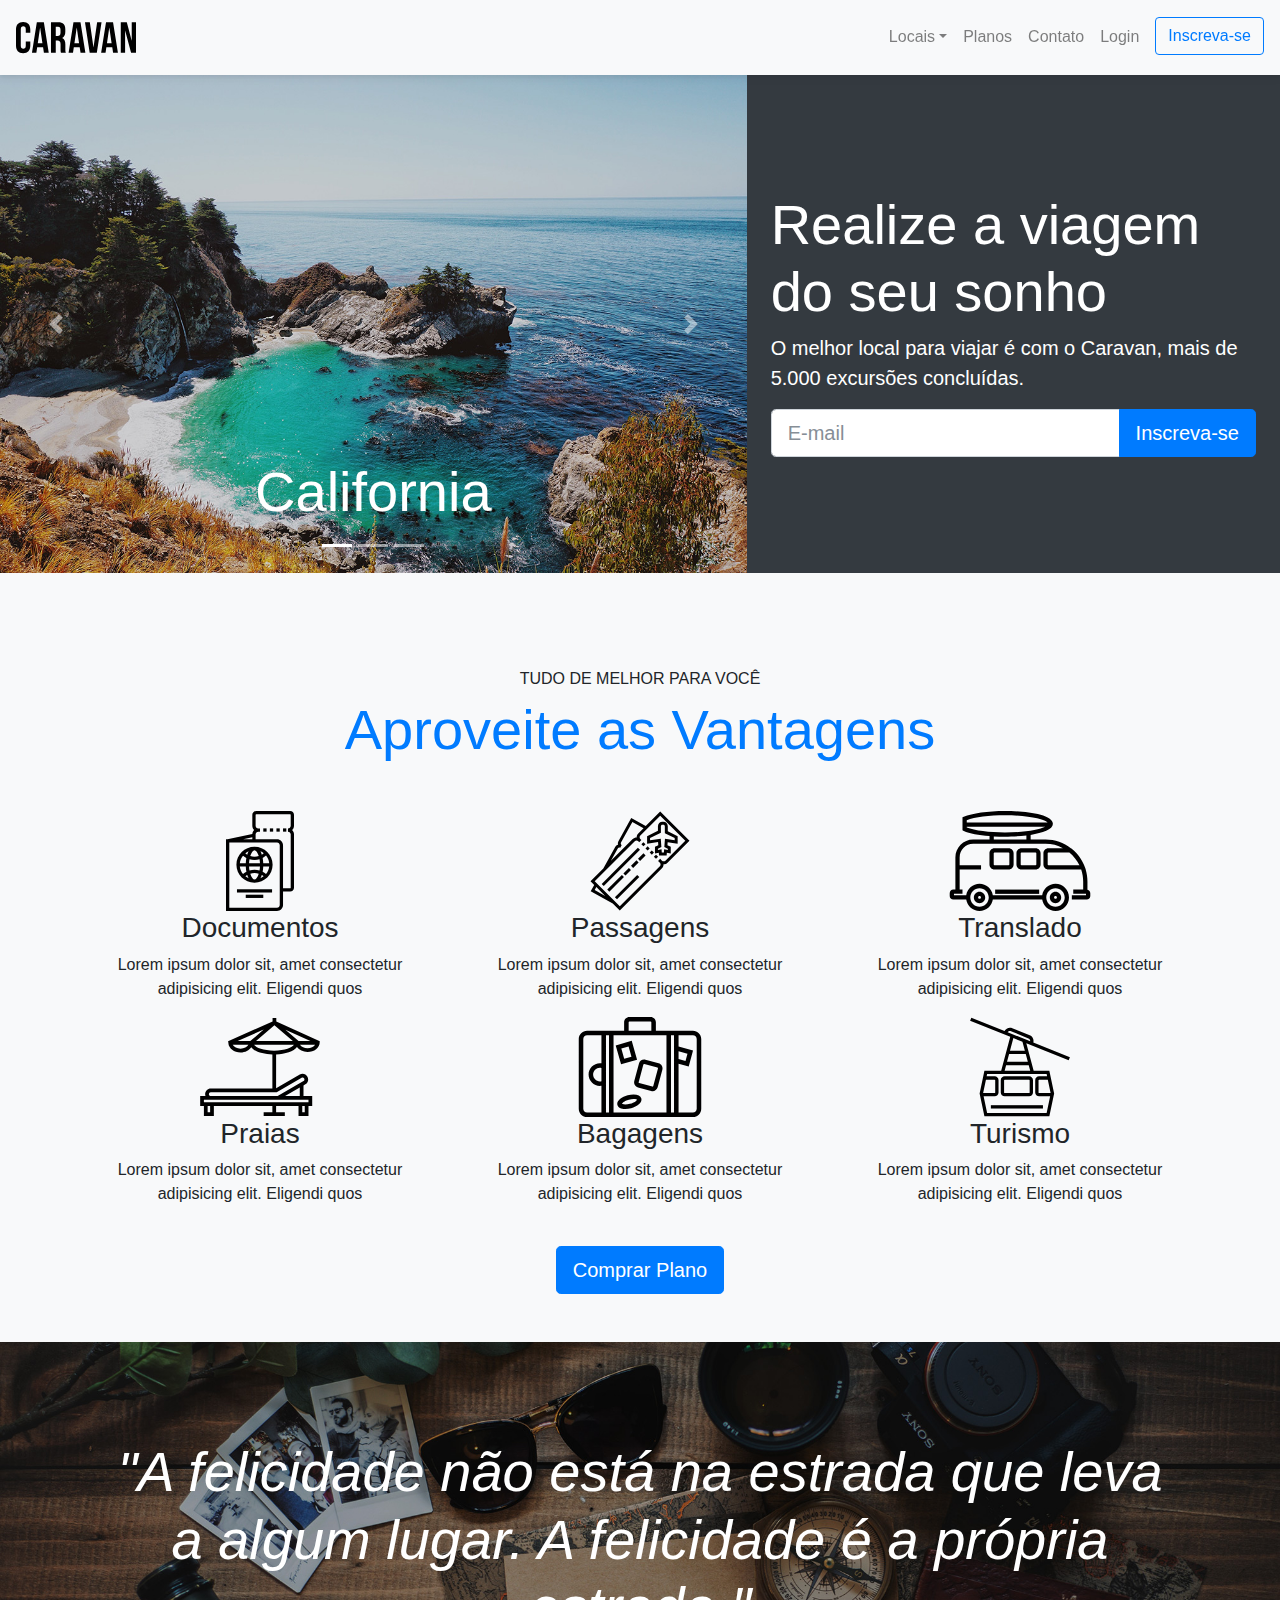
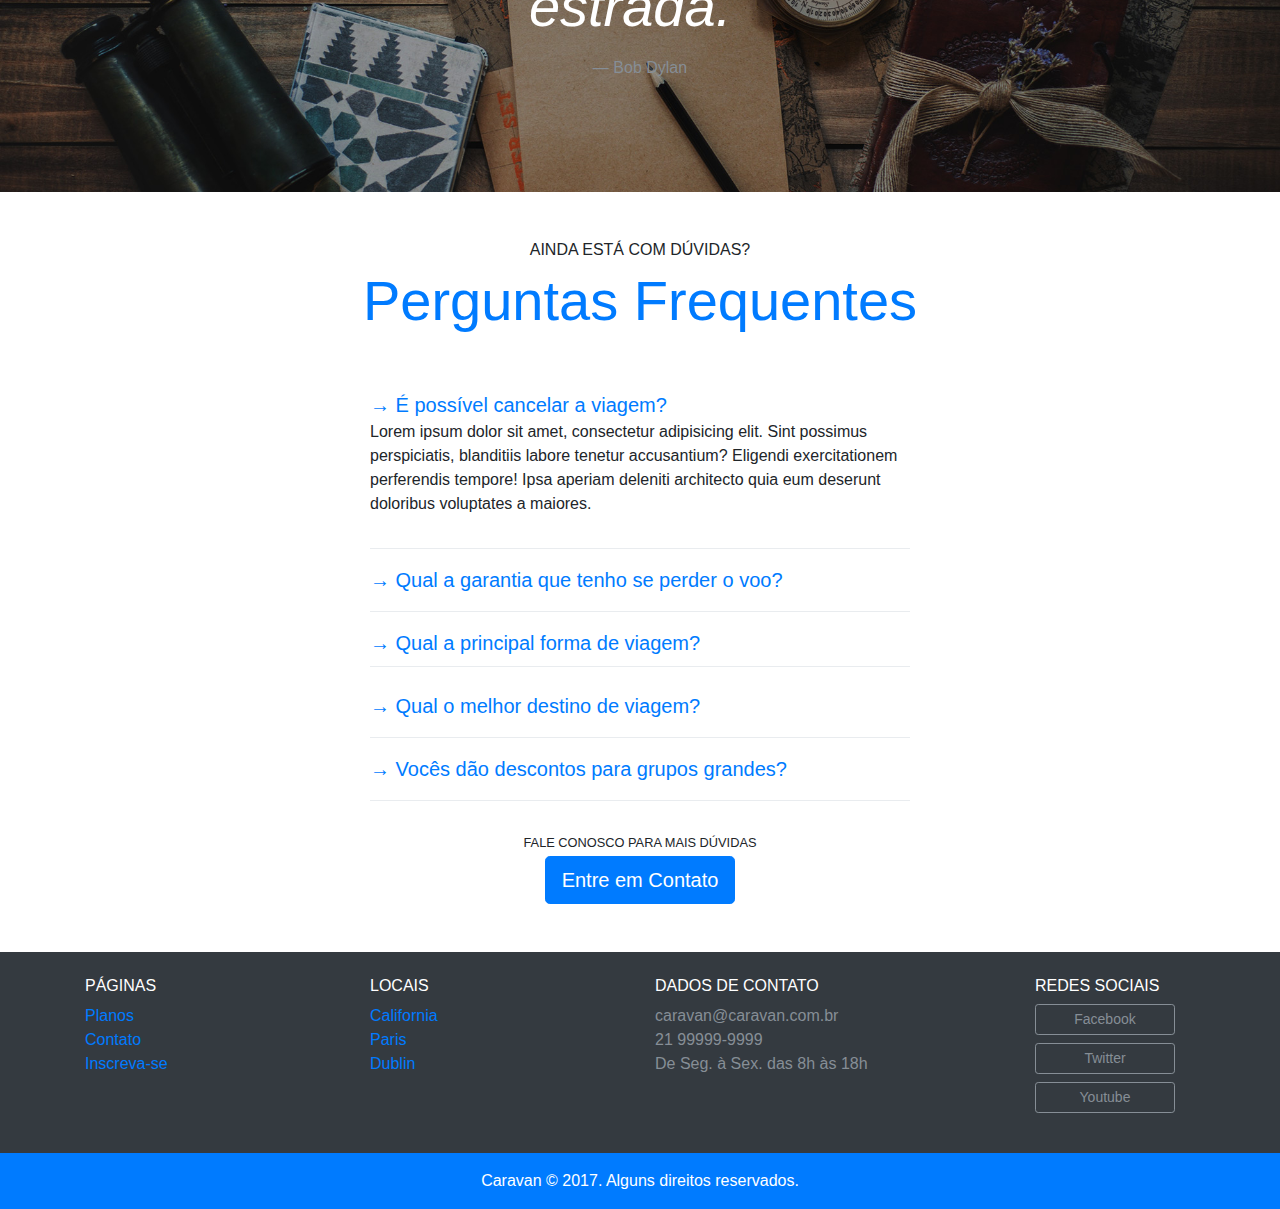
<file: index.html>
<!DOCTYPE html>
<html>

<head>
  <title>Caravan</title>
  <link rel = "shortcut icon" type = "imagem/x-icon" href = "alpha_c_circle_outline_icon_140018.ico"/>
  <meta charset="utf-8">
  <meta name="viewport" content="width=device-width, initial-scale=1, shrink-to-fit=no">

  <link rel="stylesheet" href="css/bootstrap.css">
  <link rel="stylesheet" href="css/style.css">

</head>

<body>
  <!-- Modal -->
  <div class="modal fade" id="modalLogin" tabindex="-1" aria-labelledby="modalLoginTitulo" aria-hidden="true">
    <div class="modal-dialog" role="document">
      <div class="modal-content">
        <div class="modal-header">
          <h5 class="modal-title" id="modalLoginTitulo">Entre na Sua Conta</h5>
          <button type="button" class="close" data-dismiss="modal" aria-label="Close">
            <span aria-hidden="true">&times;</span>
          </button>
        </div>
        <div class="modal-body">
          <form>
            <div class="form-group">
              <label for="loginEmail">Email</label>
              <input type="email" class="form-control" id="loginEmail">
            </div>
            <div class="form-group">
              <label for="loginSenha">Senha</label>
              <input type="password" class="form-control" id="loginSenha">
            </div>
            <button type="submit" class="btn btn-primary">Entrar na Conta</button>
            <small class="form-text text-muted">Esqueceu a senha? <a href="#">Clique aqui.</a></small>
          </form>
        </div>
      </div>
    </div>
  </div>
  <!-- Fechamento do modal-->


  <nav class="navbar navbar-expand-md navbar-light bg-light fixed-top py-3 box-shadow">
    <a href="index.html" class="navbar-brand">
      <img src="img/caravan.svg" alt="Caravan">
    </a>

    <button class="navbar-toggler" type="button" data-toggle="collapse" data-target="#navbarSupportedContent"
      aria-controls="navbarSupportedContent" aria-expanded="false" aria-label="Abrir Navegação">
      <span class="navbar-toggler-icon"></span>
    </button>

    <div class="collapse navbar-collapse" id="navbarSupportedContent">
      <ul class="navbar-nav ml-auto">
        <li class="nav-item dropdown">
          <a class="nav-link dropdown-toggle" href="#" id="navbarDropdown" role="button" data-toggle="dropdown"
            aria-haspopup="true" aria-expanded="false">Locais</a>
          <div class="dropdown-menu" aria-labelledby="navbarDropdown">
            <a class="dropdown-item" href="local.html">California</a>
            <a class="dropdown-item" href="local.html">Paris</a>
            <a class="dropdown-item" href="local.html">Dublin</a>
          </div>
        </li>
        <li class="nav-item">
          <a class="nav-link" href="planos.html">Planos</a>
        </li>
        <li class="nav-item">
          <a class="nav-link" href="contato.html">Contato</a>
        </li>
        <li class="nav-item">
          <a class="nav-link" href="#" data-toggle="modal" data-target="#modalLogin">
            Login</a>
        </li>
        <li class="nav-item">
          <a class="btn btn-outline-primary ml-md-2" href="inscricao.html">Inscreva-se</a>
        </li>
      </ul>
    </div>
  </nav>
  <section class="container-fluid">
    <div class="row bg-dark text-white">

      <div class="col-lg-7 p-0">
        <div id="carouselCidades" class="carousel slide" data-ride="carousel">
          <ol class="carousel-indicators">
            <li data-target="#carouselCidades" data-slide-to="0" class="active"></li>
            <li data-target="#carouselCidades" data-slide-to="1"></li>
            <li data-target="#carouselCidades" data-slide-to="2"></li>
          </ol>
          <div class="carousel-inner">
            <div class="carousel-item active">
              <img class="d-block w-100" src="img/california.jpg" alt="California">
              <div class="carousel-caption">
                <h3 class="display-4">California</h3>
              </div>
            </div>
            <div class="carousel-item">
              <img class="d-block w-100" src="img/paris.jpg" alt="California">
              <div class="carousel-caption">
                <h3 class="display-4">Paris</h3>
              </div>
            </div>
            <div class="carousel-item">
              <img class="d-block w-100" src="img/dublin.jpg" alt="California">
              <div class="carousel-caption">
                <h3 class="display-4">Dublin</h3>
              </div>
            </div>
          </div>
          <a class="carousel-control-prev" href="#carouselCidades" role="button" data-slide="prev">
            <span class="carousel-control-prev-icon" aria-hidden="true"></span>
            <span class="sr-only">Anterior</span>
          </a>
          <a class="carousel-control-next" href="#carouselCidades" role="button" data-slide="next">
            <span class="carousel-control-next-icon" aria-hidden="true"></span>
            <span class="sr-only">Próximo</span>
          </a>
        </div>
      </div>
      <div class="col-md-5 p-4 align-self-center">
        <h1 class="display-4 ">Realize a viagem do seu sonho</h1>
        <p class="lead">O melhor local para viajar é com o Caravan, mais de 5.000 excursões concluídas.</p>
        <form action="">
          <div class="input-group input-group-lg">
            <input type="text" class="form-control" placeholder="E-mail" aria-label="Email">
            <span class="input-group-btn">
              <button class="btn btn-primary" type="button">Inscreva-se</button>
            </span>
          </div>
        </form>
      </div>
    </div>

    </div>
  </section>

  <section class="py-5 bg-light text-center">
    <div class="container">
      <div class="my-5">
        <span class="h6 d-block ">TUDO DE MELHOR PARA VOCÊ</span>
        <h2 class="display-4 text-primary ">Aproveite as Vantagens</h2>
      </div>
      <div class="row">
        <div class="col-xl-4 col-md-6">
          <div class="icone d-flex justify-content-center"> <img src="img/icones/passaporte.svg" alt="Passaporte">
          </div>

          <h3>Documentos</h3>
          <p>Lorem ipsum dolor sit, amet consectetur adipisicing elit. Eligendi quos </p>
        </div>
        <div class="col-xl-4 col-md-6">
          <div class="icone d-flex justify-content-center"> <img src="img/icones/passagens.svg" alt="Passagem"></div>

          <h3>Passagens</h3>
          <p>Lorem ipsum dolor sit, amet consectetur adipisicing elit. Eligendi quos </p>
        </div>
        <div class="col-xl-4 col-md-6">
          <div class="icone d-flex justify-content-center"> <img src="img/icones/translado.svg" alt="Translado"></div>

          <h3>Translado</h3>
          <p>Lorem ipsum dolor sit, amet consectetur adipisicing elit. Eligendi quos </p>
        </div>
        <div class="col-xl-4 col-md-6">
          <div class="icone d-flex justify-content-center"> <img src="img/icones/praias.svg" alt="Praias"></div>

          <h3>Praias</h3>
          <p>Lorem ipsum dolor sit, amet consectetur adipisicing elit. Eligendi quos </p>
        </div>
        <div class="col-xl-4 col-md-6">
          <div class="icone d-flex justify-content-center"><img src="img/icones/bagagens.svg" alt="bagagens"></div>

          <h3>Bagagens</h3>
          <p>Lorem ipsum dolor sit, amet consectetur adipisicing elit. Eligendi quos </p>
        </div>
        <div class="col-xl-4 col-md-6">
          <div class="icone d-flex justify-content-center"><img src="img/icones/turismo.svg" alt="Turismo"></div>

          <h3>Turismo</h3>
          <p>Lorem ipsum dolor sit, amet consectetur adipisicing elit. Eligendi quos </p>
        </div>
      </div>
      <a href="planos.html" class="btn btn-primary btn-lg mt-4">Comprar Plano</a>
    </div>
  </section>


  <section id="home-quote" class="p-md-5">
    <blockquote class="blockquote text-center text-white p-md-5 p-3">
      <p class="display-4">
        <em>
          "A felicidade não está na estrada que leva a algum lugar. A felicidade é a própria estrada."
        </em>
      </p>
      <footer class="blockquote-footer">Bob Dylan</footer>

    </blockquote>
  </section>

  <section class="container ">
    <div class="my-5 text-center">
      <span class="h6 d-block ">AINDA ESTÁ COM DÚVIDAS?</span>
      <h2 class="display-4 text-primary ">Perguntas Frequentes</h2>
    </div>
    <div class="row justify-content-center">
      <div class="col-md-6" id="perguntasFrequentes" data-children=".pergunta">
        <div class="pergunta py-2">
          <a class="lead" data-toggle="collapse" data-parent="#perguntasFrequentes" href="#pergunta1"
            aria-controls="pergunta1">→ É possível
            cancelar a viagem?</a>
          <div id="pergunta1" class="collapse show" role="tabpanel">
            <p>Lorem ipsum dolor sit amet, consectetur adipisicing elit. Sint possimus perspiciatis, blanditiis labore
              tenetur accusantium? Eligendi exercitationem perferendis tempore! Ipsa aperiam deleniti architecto quia
              eum
              deserunt doloribus voluptates a maiores.</p>
          </div>
        </div>
        <div class="dropdown-divider"></div>
        <div class="pergunta py-2">
          <a class="lead" data-toggle="collapse" data-parent="#perguntasFrequentes" href="#pergunta2"
            aria-controls="pergunta2">→ Qual a garantia que tenho se perder o voo?</a>
          <div id="pergunta2" class="collapse" role="tabpanel">
            <p>Lorem ipsum dolor sit amet, consectetur adipisicing elit. Sint possimus perspiciatis, blanditiis labore
              tenetur accusantium? Eligendi exercitationem perferendis tempore! Ipsa aperiam deleniti architecto quia
              eum
              deserunt doloribus voluptates a maiores.</p>
          </div>
        </div>
        <div class="dropdown-divider"></div>
        <div class="pergunta py-2">
          <a class="lead" data-toggle="collapse" data-parent="#perguntasFrequentes" href="#pergunta3"
            aria-controls="pergunta3">→ Qual a principal forma de viagem?</a>
          <div id="pergunta3" class="collapse" role="tabpanel">
            <p>Lorem ipsum dolor sit amet, consectetur adipisicing elit. Sint possimus perspiciatis, blanditiis labore
              tenetur accusantium? Eligendi exercitationem perferendis tempore! Ipsa aperiam deleniti architecto quia
              eum
              deserunt doloribus voluptates a maiores.</p>
          </div>
          <div class="dropdown-divider"></div>
        </div>
        <div class="pergunta py-2">
          <a class="lead" data-toggle="collapse" data-parent="#perguntasFrequentes" href="#pergunta4"
            aria-controls="pergunta4">→ Qual o melhor destino de viagem?</a>
          <div id="pergunta4" class="collapse" role="tabpanel">
            <p>Lorem ipsum dolor sit amet, consectetur adipisicing elit. Sint possimus perspiciatis, blanditiis labore
              tenetur accusantium? Eligendi exercitationem perferendis tempore! Ipsa aperiam deleniti architecto quia
              eum
              deserunt doloribus voluptates a maiores.</p>
          </div>
        </div>
        <div class="dropdown-divider"></div>
        <div class="pergunta py-2">
          <a class="lead" data-toggle="collapse" data-parent="#perguntasFrequentes" href="#pergunta5"
            aria-controls="pergunta5">→ Vocês dão descontos para grupos grandes?</a>
          <div id="pergunta5" class="collapse" role="tabpanel">
            <p>Lorem ipsum dolor sit amet, consectetur adipisicing elit. Sint possimus perspiciatis, blanditiis labore
              tenetur accusantium? Eligendi exercitationem perferendis tempore! Ipsa aperiam deleniti architecto quia
              eum
              deserunt doloribus voluptates a maiores.</p>
          </div>
        </div>
        <div class="dropdown-divider"></div>
      </div>
    </div>

    <div class="text-center my-4">
      <p class="small m-1">FALE CONOSCO PARA MAIS DÚVIDAS</p>
      <a class="btn btn-primary btn-lg" href="contato.html">Entre em Contato</a>
    </div>
  </section>

  <footer class="bg-dark text-white mt-5">
    <div class="container py-4">
      <div class="row">
        <div class="col-md-3 col-6">
          <h4 class="h6">PÁGINAS</h4>
          <ul class="list-unstyled">
            <li>
              <a href="planos.html">Planos</a>
            </li>
            <li>
              <a href="contato.html">Contato</a>
            </li>
            <li>
              <a href="incricao.html">Inscreva-se</a>
            </li>
          </ul>
        </div>
        <div class="col-md-3 col-6">
          <h4 class="h6">LOCAIS</h4>
          <ul class="list-unstyled">
            <li>
              <a href="local.html">California</a>
            </li>
            <li>
              <a href="local.html">Paris</a>
            </li>
            <li>
              <a href="local.html">Dublin</a>
            </li>
          </ul>
        </div>
        <div class="col-md-4">
          <h4 class="h6">DADOS DE CONTATO</h4>
          <ul class="list-unstyled text-secondary">
            <li>caravan@caravan.com.br</li>
            <li>21 99999-9999</li>
            <li>De Seg. à Sex. das 8h às 18h</li>
          </ul>
        </div>
        <div class="col-md-2">
          <h4 class="h6">REDES SOCIAIS</h4>
          <ul class="list-unstyled">
            <li><a class="btn btn-outline-secondary btn-sm btn-block mb-2" href="#"
                style="max-width: 140px">Facebook</a></li>
            <li><a class="btn btn-outline-secondary btn-sm btn-block mb-2" href="#" style="max-width: 140px">Twitter</a>
            </li>
            <li><a class="btn btn-outline-secondary btn-sm btn-block mb-2" href="#" style="max-width: 140px">Youtube</a>
            </li>
          </ul>
        </div>
      </div>
    </div>
    <div class="bg-primary text-center py-3">
      <p class="mb-0">Caravan © 2017. Alguns direitos reservados.</p>
    </div>
  </footer>



  <script type="text/javascript" src="js/jquery-3.2.1.slim.min.js"></script>
  <script type="text/javascript" src="js/popper.min.js"></script>
  <script type="text/javascript" src="js/bootstrap.js"></script>
  <script type="text/javascript" src="js/app.js"></script>
</body>

</html>
</file>
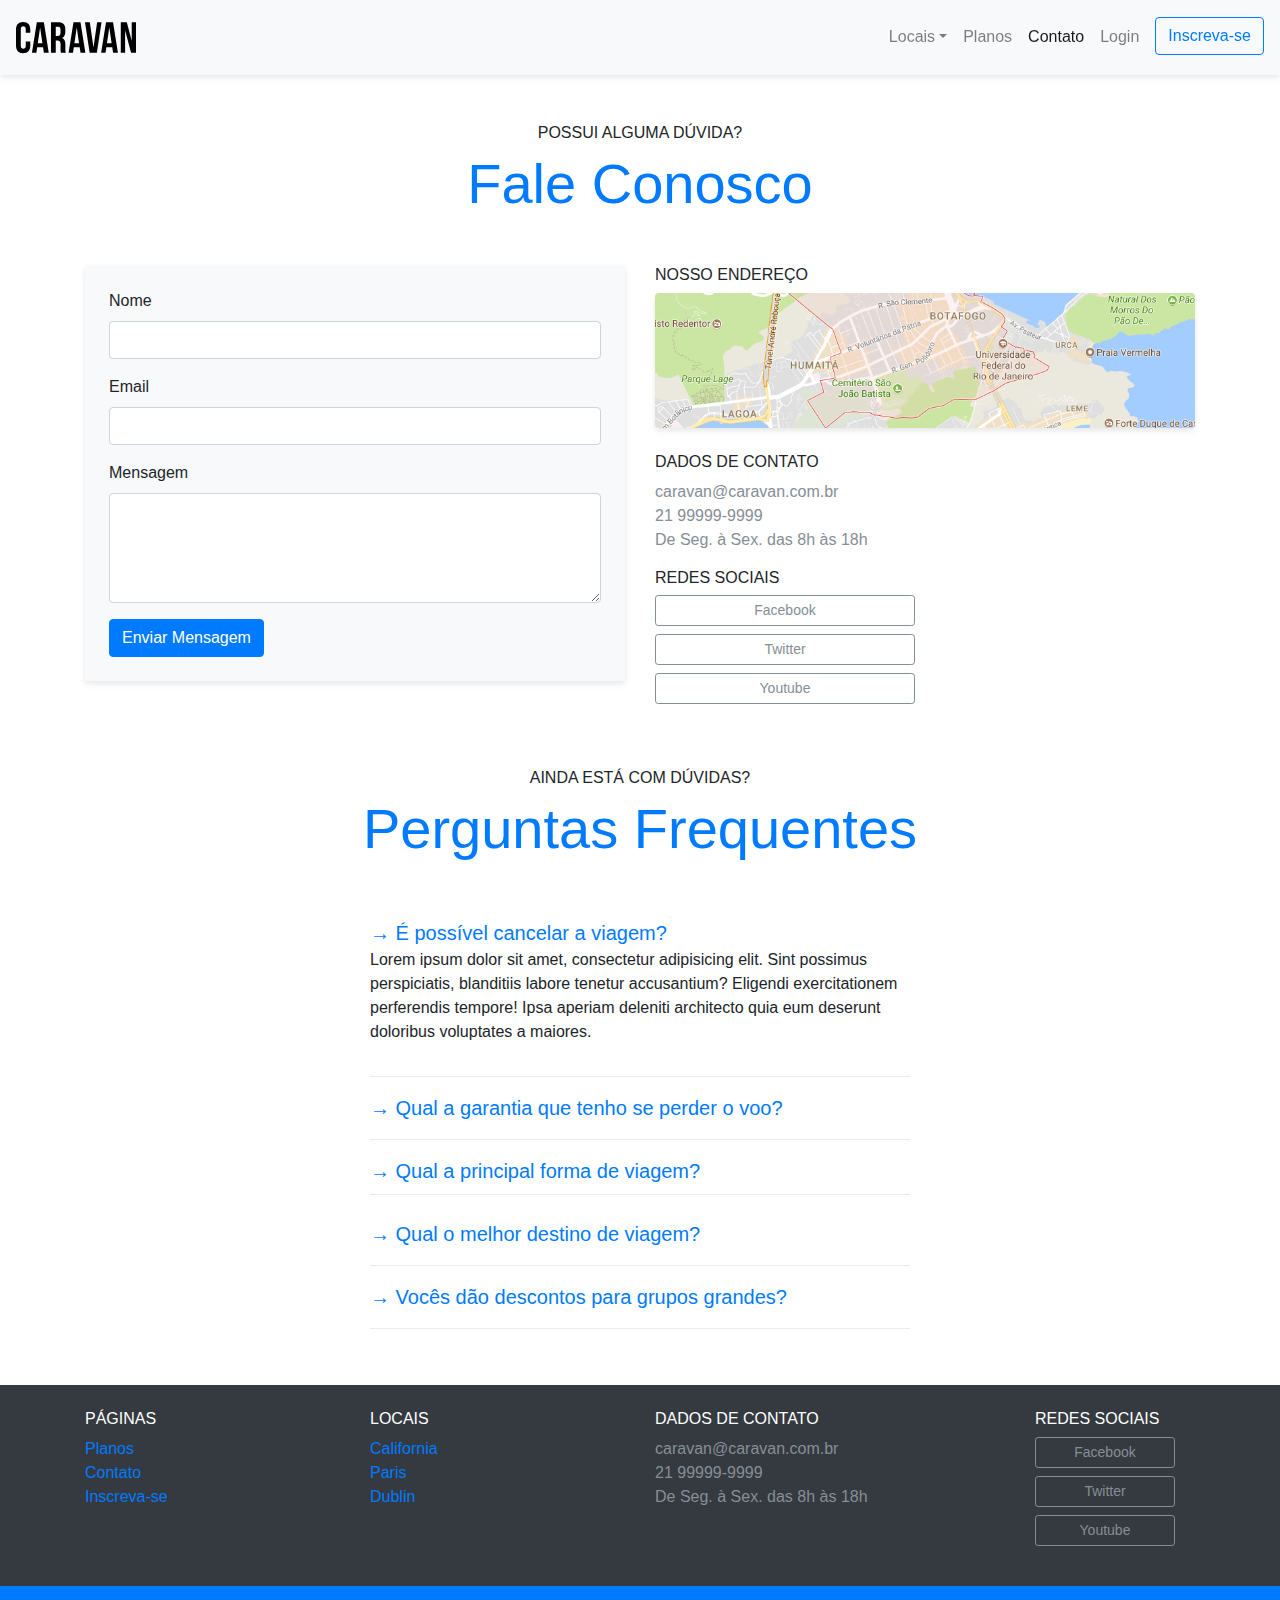
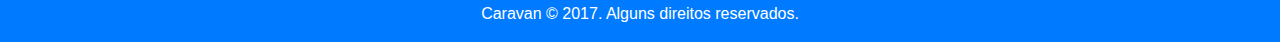
<file: contato.html>
<!DOCTYPE html>
<html>

<head>
  <title>Caravan - Contato</title>
  <link rel = "shortcut icon" type = "imagem/x-icon" href = "alpha_c_circle_outline_icon_140018.ico"/>
  <meta charset="utf-8">
  <meta name="viewport" content="width=device-width, initial-scale=1, shrink-to-fit=no">

  <link rel="stylesheet" href="css/bootstrap.css">
  <link rel="stylesheet" href="css/style.css">

</head>

<body>
  <!-- Modal -->
  <div class="modal fade" id="modalLogin" tabindex="-1" aria-labelledby="modalLoginTitulo" aria-hidden="true">
    <div class="modal-dialog" role="document">
      <div class="modal-content">
        <div class="modal-header">
          <h5 class="modal-title" id="modalLoginTitulo">Entre na Sua Conta</h5>
          <button type="button" class="close" data-dismiss="modal" aria-label="Close">
            <span aria-hidden="true">&times;</span>
          </button>
        </div>
        <div class="modal-body">
          <form>
            <div class="form-group">
              <label for="loginEmail">Email</label>
              <input type="email" class="form-control" id="loginEmail">
            </div>
            <div class="form-group">
              <label for="loginSenha">Senha</label>
              <input type="password" class="form-control" id="loginSenha">
            </div>
            <button type="submit" class="btn btn-primary">Entrar na Conta</button>
            <small class="form-text text-muted">Esqueceu a senha? <a href="#">Clique aqui.</a></small>
          </form>
        </div>
      </div>
    </div>
  </div>
  <!-- Fechamento do modal-->


  <nav class="navbar navbar-expand-md navbar-light bg-light fixed-top py-3 box-shadow">
    <a href="index.html" class="navbar-brand">
      <img src="img/caravan.svg" alt="Caravan">
    </a>

    <button class="navbar-toggler" type="button" data-toggle="collapse" data-target="#navbarSupportedContent"
      aria-controls="navbarSupportedContent" aria-expanded="false" aria-label="Abrir Navegação">
      <span class="navbar-toggler-icon"></span>
    </button>

    <div class="collapse navbar-collapse" id="navbarSupportedContent">
      <ul class="navbar-nav ml-auto">
        <li class="nav-item dropdown">
          <a class="nav-link dropdown-toggle" href="#" id="navbarDropdown" role="button" data-toggle="dropdown"
            aria-haspopup="true" aria-expanded="false">Locais</a>
          <div class="dropdown-menu" aria-labelledby="navbarDropdown">
            <a class="dropdown-item" href="local.html">California</a>
            <a class="dropdown-item" href="local.html">Paris</a>
            <a class="dropdown-item" href="local.html">Dublin</a>
          </div>
        </li>
        <li class="nav-item">
          <a class="nav-link" href="planos.html">Planos</a>
        </li>
        <li class="nav-item">
          <a class="nav-link active" href="contato.html">Contato</a>
        </li>
        <li class="nav-item">
          <a class="nav-link" href="#" data-toggle="modal" data-target="#modalLogin">
            Login</a>
        </li>
        <li class="nav-item">
          <a class="btn btn-outline-primary ml-md-2" href="inscricao.html">Inscreva-se</a>
        </li>
      </ul>
    </div>
  </nav>

  <section class="container">
    <div class="my-5 text-center">
      <span class="h6 d-block ">POSSUI ALGUMA DÚVIDA?</span>
      <h1 class="display-4 text-primary ">Fale Conosco</h1>
    </div>
    <div class="row">
      <div class="col-lg">
        <form class="bg-light routended p-4 box-shadow">
          <div class="form-group">
            <label for="clienteNome">Nome</label>
            <input type="email" class="form-control" id="clienteNome">
          </div>
          <div class="form-group">
            <label for="clienteEmail">Email</label>
            <input type="password" class="form-control" id="clienteEmail">
          </div>
          <div class="form-group">
            <label for="clienteMensagem">Mensagem</label>
            <textarea class="form-control" id="" rows="4"></textarea>
          </div>

          <button type="submit" class="btn btn-primary">Enviar Mensagem</button>

        </form>
      </div>
      <div class="col-lg">
        <h2 class="h6">NOSSO ENDEREÇO</h2>
        <a href="">
          <img class="img-fluid box-shadow rounded mb-4" src="img/mapa.png" alt="Endereço da Empresa"></a>
        <h2 class="h6">DADOS DE CONTATO</h2>
        <div class="col-md-4"></div>
        <ul class="list-unstyled text-secondary">
          <li>caravan@caravan.com.br</li>
          <li>21 99999-9999</li>
          <li>De Seg. à Sex. das 8h às 18h</li>
        </ul>


        <h2 class="h6">REDES SOCIAIS</h2>
        <ul class="list-unstyled " style="max-width: 260px">
          <li><a class="btn btn-outline-secondary btn-sm btn-block mb-2" href="#">Facebook</a></li>
          <li><a class="btn btn-outline-secondary btn-sm btn-block mb-2" href="#">Twitter</a></li>
          <li><a class="btn btn-outline-secondary btn-sm btn-block mb-2" href="#">Youtube</a></li>
        </ul>

      </div>
    </div>
  </section>




  <section class="container ">
    <div class="my-5 text-center">
      <span class="h6 d-block ">AINDA ESTÁ COM DÚVIDAS?</span>
      <h2 class="display-4 text-primary ">Perguntas Frequentes</h2>
    </div>
    <div class="row justify-content-center">
      <div class="col-md-6" id="perguntasFrequentes" data-children=".pergunta">
        <div class="pergunta py-2">
          <a class="lead" data-toggle="collapse" data-parent="#perguntasFrequentes" href="#pergunta1"
            aria-controls="pergunta1">→ É possível
            cancelar a viagem?</a>
          <div id="pergunta1" class="collapse show" role="tabpanel">
            <p>Lorem ipsum dolor sit amet, consectetur adipisicing elit. Sint possimus perspiciatis, blanditiis labore
              tenetur accusantium? Eligendi exercitationem perferendis tempore! Ipsa aperiam deleniti architecto quia
              eum
              deserunt doloribus voluptates a maiores.</p>
          </div>
        </div>
        <div class="dropdown-divider"></div>
        <div class="pergunta py-2">
          <a class="lead" data-toggle="collapse" data-parent="#perguntasFrequentes" href="#pergunta2"
            aria-controls="pergunta2">→ Qual a garantia que tenho se perder o voo?</a>
          <div id="pergunta2" class="collapse" role="tabpanel">
            <p>Lorem ipsum dolor sit amet, consectetur adipisicing elit. Sint possimus perspiciatis, blanditiis labore
              tenetur accusantium? Eligendi exercitationem perferendis tempore! Ipsa aperiam deleniti architecto quia
              eum
              deserunt doloribus voluptates a maiores.</p>
          </div>
        </div>
        <div class="dropdown-divider"></div>
        <div class="pergunta py-2">
          <a class="lead" data-toggle="collapse" data-parent="#perguntasFrequentes" href="#pergunta3"
            aria-controls="pergunta3">→ Qual a principal forma de viagem?</a>
          <div id="pergunta3" class="collapse" role="tabpanel">
            <p>Lorem ipsum dolor sit amet, consectetur adipisicing elit. Sint possimus perspiciatis, blanditiis labore
              tenetur accusantium? Eligendi exercitationem perferendis tempore! Ipsa aperiam deleniti architecto quia
              eum
              deserunt doloribus voluptates a maiores.</p>
          </div>
          <div class="dropdown-divider"></div>
        </div>
        <div class="pergunta py-2">
          <a class="lead" data-toggle="collapse" data-parent="#perguntasFrequentes" href="#pergunta4"
            aria-controls="pergunta4">→ Qual o melhor destino de viagem?</a>
          <div id="pergunta4" class="collapse" role="tabpanel">
            <p>Lorem ipsum dolor sit amet, consectetur adipisicing elit. Sint possimus perspiciatis, blanditiis labore
              tenetur accusantium? Eligendi exercitationem perferendis tempore! Ipsa aperiam deleniti architecto quia
              eum
              deserunt doloribus voluptates a maiores.</p>
          </div>
        </div>
        <div class="dropdown-divider"></div>
        <div class="pergunta py-2">
          <a class="lead" data-toggle="collapse" data-parent="#perguntasFrequentes" href="#pergunta5"
            aria-controls="pergunta5">→ Vocês dão descontos para grupos grandes?</a>
          <div id="pergunta5" class="collapse" role="tabpanel">
            <p>Lorem ipsum dolor sit amet, consectetur adipisicing elit. Sint possimus perspiciatis, blanditiis labore
              tenetur accusantium? Eligendi exercitationem perferendis tempore! Ipsa aperiam deleniti architecto quia
              eum
              deserunt doloribus voluptates a maiores.</p>
          </div>
        </div>
        <div class="dropdown-divider"></div>
      </div>
    </div>
  </section>

  <footer class="bg-dark text-white mt-5">
    <div class="container py-4">
      <div class="row">
        <div class="col-md-3 col-6">
          <h4 class="h6">PÁGINAS</h4>
          <ul class="list-unstyled">
            <li>
              <a href="planos.html">Planos</a>
            </li>
            <li>
              <a href="contato.html">Contato</a>
            </li>
            <li>
              <a href="incricao.html">Inscreva-se</a>
            </li>
          </ul>
        </div>
        <div class="col-md-3 col-6">
          <h4 class="h6">LOCAIS</h4>
          <ul class="list-unstyled">
            <li>
              <a href="local.html">California</a>
            </li>
            <li>
              <a href="local.html">Paris</a>
            </li>
            <li>
              <a href="local.html">Dublin</a>
            </li>
          </ul>
        </div>
        <div class="col-md-4">
          <h4 class="h6">DADOS DE CONTATO</h4>
          <ul class="list-unstyled text-secondary">
            <li>caravan@caravan.com.br</li>
            <li>21 99999-9999</li>
            <li>De Seg. à Sex. das 8h às 18h</li>
          </ul>
        </div>
        <div class="col-md-2">
          <h4 class="h6">REDES SOCIAIS</h4>
          <ul class="list-unstyled">
            <li><a class="btn btn-outline-secondary btn-sm btn-block mb-2" href="#"
                style="max-width: 140px">Facebook</a></li>
            <li><a class="btn btn-outline-secondary btn-sm btn-block mb-2" href="#" style="max-width: 140px">Twitter</a>
            </li>
            <li><a class="btn btn-outline-secondary btn-sm btn-block mb-2" href="#" style="max-width: 140px">Youtube</a>
            </li>
          </ul>
        </div>
      </div>
    </div>
    <div class="bg-primary text-center py-3">
      <p class="mb-0">Caravan © 2017. Alguns direitos reservados.</p>
    </div>
  </footer>



  <script type="text/javascript" src="js/jquery-3.2.1.slim.min.js"></script>
  <script type="text/javascript" src="js/popper.min.js"></script>
  <script type="text/javascript" src="js/bootstrap.js"></script>
  <script type="text/javascript" src="js/app.js"></script>
</body>

</html>
</file>
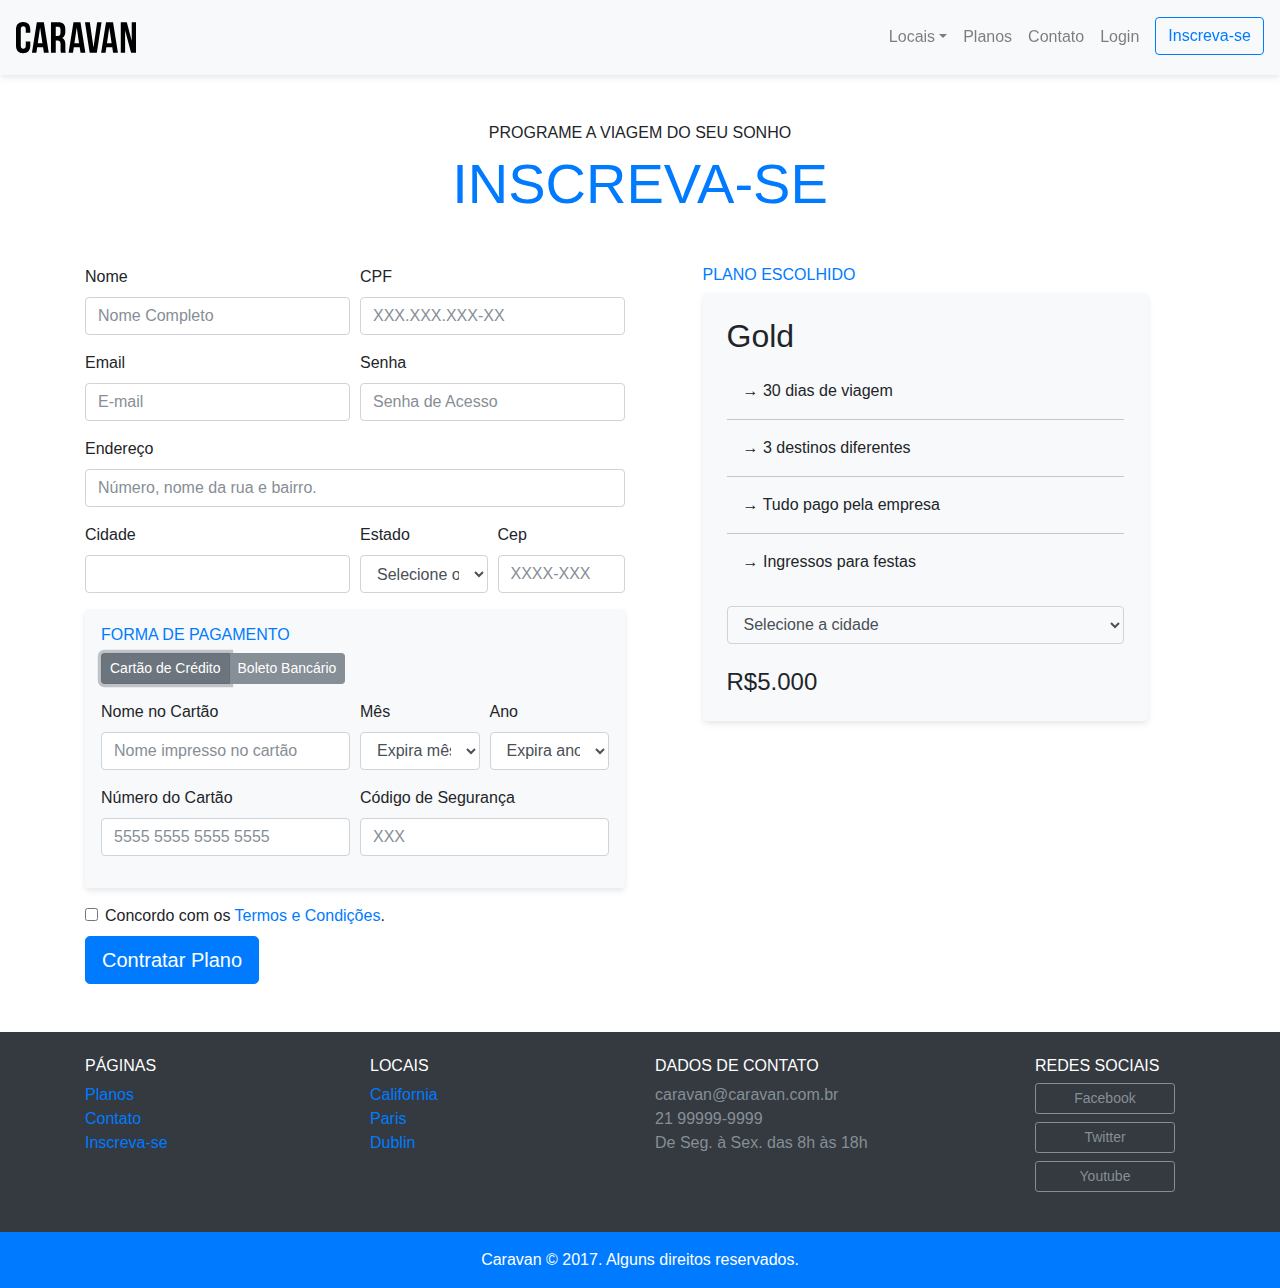
<file: inscricao.html>
<!DOCTYPE html>
<html>

<head>
  <title>Caravan - Inscrição</title>
  <link rel = "shortcut icon" type = "imagem/x-icon" href = "alpha_c_circle_outline_icon_140018.ico"/>
  <meta charset="utf-8">
  <meta name="viewport" content="width=device-width, initial-scale=1, shrink-to-fit=no">

  <link rel="stylesheet" href="css/bootstrap.css">
  <link rel="stylesheet" href="css/style.css">

</head>

<body>
  <!-- Modal -->
  <div class="modal fade" id="modalLogin" tabindex="-1" aria-labelledby="modalLoginTitulo" aria-hidden="true">
    <div class="modal-dialog" role="document">
      <div class="modal-content">
        <div class="modal-header">
          <h5 class="modal-title" id="modalLoginTitulo">Entre na Sua Conta</h5>
          <button type="button" class="close" data-dismiss="modal" aria-label="Close">
            <span aria-hidden="true">&times;</span>
          </button>
        </div>
        <div class="modal-body">
          <form>
            <div class="form-group">
              <label for="loginEmail">Email</label>
              <input type="email" class="form-control" id="loginEmail">
            </div>
            <div class="form-group">
              <label for="loginSenha">Senha</label>
              <input type="password" class="form-control" id="loginSenha">
            </div>
            <button type="submit" class="btn btn-primary">Entrar na Conta</button>
            <small class="form-text text-muted">Esqueceu a senha? <a href="#">Clique aqui.</a></small>
          </form>
        </div>
      </div>
    </div>
  </div>
  <!-- Fechamento do modal-->


  <nav class="navbar navbar-expand-md navbar-light bg-light fixed-top py-3 box-shadow">
    <a href="index.html" class="navbar-brand">
      <img src="img/caravan.svg" alt="Caravan">
    </a>

    <button class="navbar-toggler" type="button" data-toggle="collapse" data-target="#navbarSupportedContent"
      aria-controls="navbarSupportedContent" aria-expanded="false" aria-label="Abrir Navegação">
      <span class="navbar-toggler-icon"></span>
    </button>

    <div class="collapse navbar-collapse" id="navbarSupportedContent">
      <ul class="navbar-nav ml-auto">
        <li class="nav-item dropdown">
          <a class="nav-link dropdown-toggle" href="#" id="navbarDropdown" role="button" data-toggle="dropdown"
            aria-haspopup="true" aria-expanded="false">Locais</a>
          <div class="dropdown-menu" aria-labelledby="navbarDropdown">
            <a class="dropdown-item" href="local.html">California</a>
            <a class="dropdown-item" href="local.html">Paris</a>
            <a class="dropdown-item" href="local.html">Dublin</a>
          </div>
        </li>
        <li class="nav-item">
          <a class="nav-link" href="planos.html">Planos</a>
        </li>
        <li class="nav-item">
          <a class="nav-link" href="contato.html">Contato</a>
        </li>
        <li class="nav-item">
          <a class="nav-link" href="#" data-toggle="modal" data-target="#modalLogin">
            Login</a>
        </li>
        <li class="nav-item">
          <a class="btn btn-outline-primary ml-md-2" href="inscricao.html">Inscreva-se</a>
        </li>
      </ul>
    </div>
  </nav>

  <section class="container">
    <div class="my-5 text-center">
      <span class="h6 d-block ">PROGRAME A VIAGEM DO SEU SONHO
      </span>
      <h1 class="display-4 text-primary ">INSCREVA-SE</h1>
    </div>
    <div class="row">
      <form class="col-lg-6" action="">
        <div class="form-row">
          <div class="form-group col-md-6">
            <label for="inputNome">Nome</label>
            <input type="text" class="form-control" placeholder="Nome Completo">
          </div>
          <div class="form-group col-md-6">
            <label for="inputNome">CPF</label>
            <input type="text" class="form-control" placeholder="XXX.XXX.XXX-XX">
          </div>
          <div class="form-group col-md-6">
            <label for="inputEmail">Email</label>
            <input type="email" class="form-control" placeholder="E-mail" id="inputEmail">
          </div>
          <div class="form-group col-md-6">
            <label for="inputSenha">Senha</label>
            <input type="password" class="form-control" placeholder="Senha de Acesso" id="inputSenha">
          </div>
          <div class="form-group col-md-12">
            <label for="inputEndereço">Endereço</label>
            <input type="text" class="form-control" placeholder="Número, nome da rua e bairro." id="inputEndereço">
          </div>
          <div class="form-group col-md-6">
            <label for="inputCidade">Cidade</label>
            <input type="text" class="form-control" id="inputCidade">
          </div>
          <div class="form-group col-md-3 col-6">
            <label for="inputEstado">Estado</label>

            <select id="inputCidade" class="form-control">
              <option>Selecione o Estado</option>
              <option>Rio de Janeiro</option>
              <option>Paraná</option>
              <option>Mato-grosso</option>
            </select>

          </div>
          <div class="form-group col-md-3 col-6">
            <label for="inputCep">Cep</label>
            <input type="text" class="form-control" id="inputCep" placeholder="XXXX-XXX">
          </div>
        </div>
        <div class="bg-light rounded box-shadow p-3 form-group">
          <h2 class="h6 text-primary">FORMA DE PAGAMENTO</h2>
          <nav class="nav btn-group mb-3" id="formaPagamento" role="tablist">
            <button type="button" class="btn btn-secondary active btn-sm" id="nav-cartao-tab" data-toggle="tab"
              href="#nav-cartao" role="tab" aria-controls="nav-cartao" aria-selected="true">Cartão de Crédito</button>
            <button type="button" class="btn btn-secondary btn-sm" id="nav-boleto-tab" data-toggle="tab"
              href="#nav-boleto" role="tab" aria-controls="nav-boleto" aria-selected="false">Boleto Bancário</button>
          </nav>
          <div class="tab-content" id="formaPagamentoConteudo">
            <div class="tab-pane fade show active" id="nav-cartao" role="tabpanel" aria-labelledby="nav-cartao-tab">
              <div class="form-row">
                <div class="form-group col-md-6">
                  <label for="inputNomeCartao">Nome no Cartão</label>
                  <input type="text" class="form-control" id="inputNomeCartao" placeholder="Nome impresso no cartão">
                </div>
                <div class="form-group col-md-3 col-6">
                  <label for="inputCidade">Mês</label>
                  <select id="inputCidade" class="form-control">
                    <option>Expira mês...</option>
                    <option>01</option>
                    <option>02</option>
                    <option>03</option>
                    <option>04</option>
                    <option>05</option>
                  </select>
                </div>
                <div class="form-group col-md-3 col-6">
                  <label for="inputAno">Ano</label>
                  <select id="inputAno" class="form-control">
                    <option>Expira ano...</option>
                    <option>2017</option>
                    <option>2018</option>
                    <option>2019</option>
                  </select>
                </div>
                <div class="form-group col-md-6">
                  <label for="inputNumeroCartao">Número do Cartão</label>
                  <input type="text" class="form-control" id="inputNumeroCartao" placeholder="5555 5555 5555 5555">
                </div>
                <div class="form-group col-md-6">
                  <label for="inputCodigo">Código de Segurança</label>
                  <input type="text" class="form-control" id="inputCodigo" placeholder="XXX">
                </div>
              </div>
            </div>
            <div class="tab-pane fade" id="nav-boleto" role="tabpanel" aria-labelledby="nav-boleto-tab">
              <p class="lead">Clique em contratar plano que enviaremos um boleto para o seu e-mail.</p>
            </div>
          </div>
        </div>

        <div class="form-check">
          <label class="form-check-label">
            <input type="checkbox" class="form-check-input">
            Concordo com os <a href="#">Termos e Condições</a>.
          </label>
        </div>

        <button type="submit" class="btn btn-primary btn-lg">Contratar Plano</button>

      </form>

      <div class="col-lg-5 mx-auto order-first order-lg-1 mb-5">
        <h2 class="h6 text-primary ">PLANO ESCOLHIDO</h2>
        <div class="bg-light rounded p-4 box-shadow">
          <h2>Gold</h2>
          <ul class="list-unstyled lista-plano">
            <li>→ 30 dias de viagem</li>
            <li>→ 3 destinos diferentes</li>
            <li>→ Tudo pago pela empresa</li>
            <li>→ Ingressos para festas</li>
          </ul>
          <form class="form-group">
            <select class="form-control bg-light" id="inputCidade">
              <option value="">Selecione a cidade</option>
              <option>California</option>
              <option>Paris</option>
              <option>Dublin</option>
            </select>
          </form>
          <div class="row mt-4 ">
            <div class="col">
              <span class="h4">R$5.000</span>
            </div>
          </div>
        </div>
      </div>
    </div>
  </section>




  <footer class="bg-dark text-white mt-5">
    <div class="container py-4">
      <div class="row">
        <div class="col-md-3 col-6">
          <h4 class="h6">PÁGINAS</h4>
          <ul class="list-unstyled">
            <li>
              <a href="planos.html">Planos</a>
            </li>
            <li>
              <a href="contato.html">Contato</a>
            </li>
            <li>
              <a href="incricao.html">Inscreva-se</a>
            </li>
          </ul>
        </div>
        <div class="col-md-3 col-6">
          <h4 class="h6">LOCAIS</h4>
          <ul class="list-unstyled">
            <li>
              <a href="local.html">California</a>
            </li>
            <li>
              <a href="local.html">Paris</a>
            </li>
            <li>
              <a href="local.html">Dublin</a>
            </li>
          </ul>
        </div>
        <div class="col-md-4">
          <h4 class="h6">DADOS DE CONTATO</h4>
          <ul class="list-unstyled text-secondary">
            <li>caravan@caravan.com.br</li>
            <li>21 99999-9999</li>
            <li>De Seg. à Sex. das 8h às 18h</li>
          </ul>
        </div>
        <div class="col-md-2">
          <h4 class="h6">REDES SOCIAIS</h4>
          <ul class="list-unstyled">
            <li><a class="btn btn-outline-secondary btn-sm btn-block mb-2" href="#"
                style="max-width: 140px">Facebook</a></li>
            <li><a class="btn btn-outline-secondary btn-sm btn-block mb-2" href="#" style="max-width: 140px">Twitter</a>
            </li>
            <li><a class="btn btn-outline-secondary btn-sm btn-block mb-2" href="#" style="max-width: 140px">Youtube</a>
            </li>
          </ul>
        </div>
      </div>
    </div>
    <div class="bg-primary text-center py-3">
      <p class="mb-0">Caravan © 2017. Alguns direitos reservados.</p>
    </div>
  </footer>



  <script type="text/javascript" src="js/jquery-3.2.1.slim.min.js"></script>
  <script type="text/javascript" src="js/popper.min.js"></script>
  <script type="text/javascript" src="js/bootstrap.js"></script>
  <script type="text/javascript" src="js/app.js"></script>
</body>

</html>
</file>
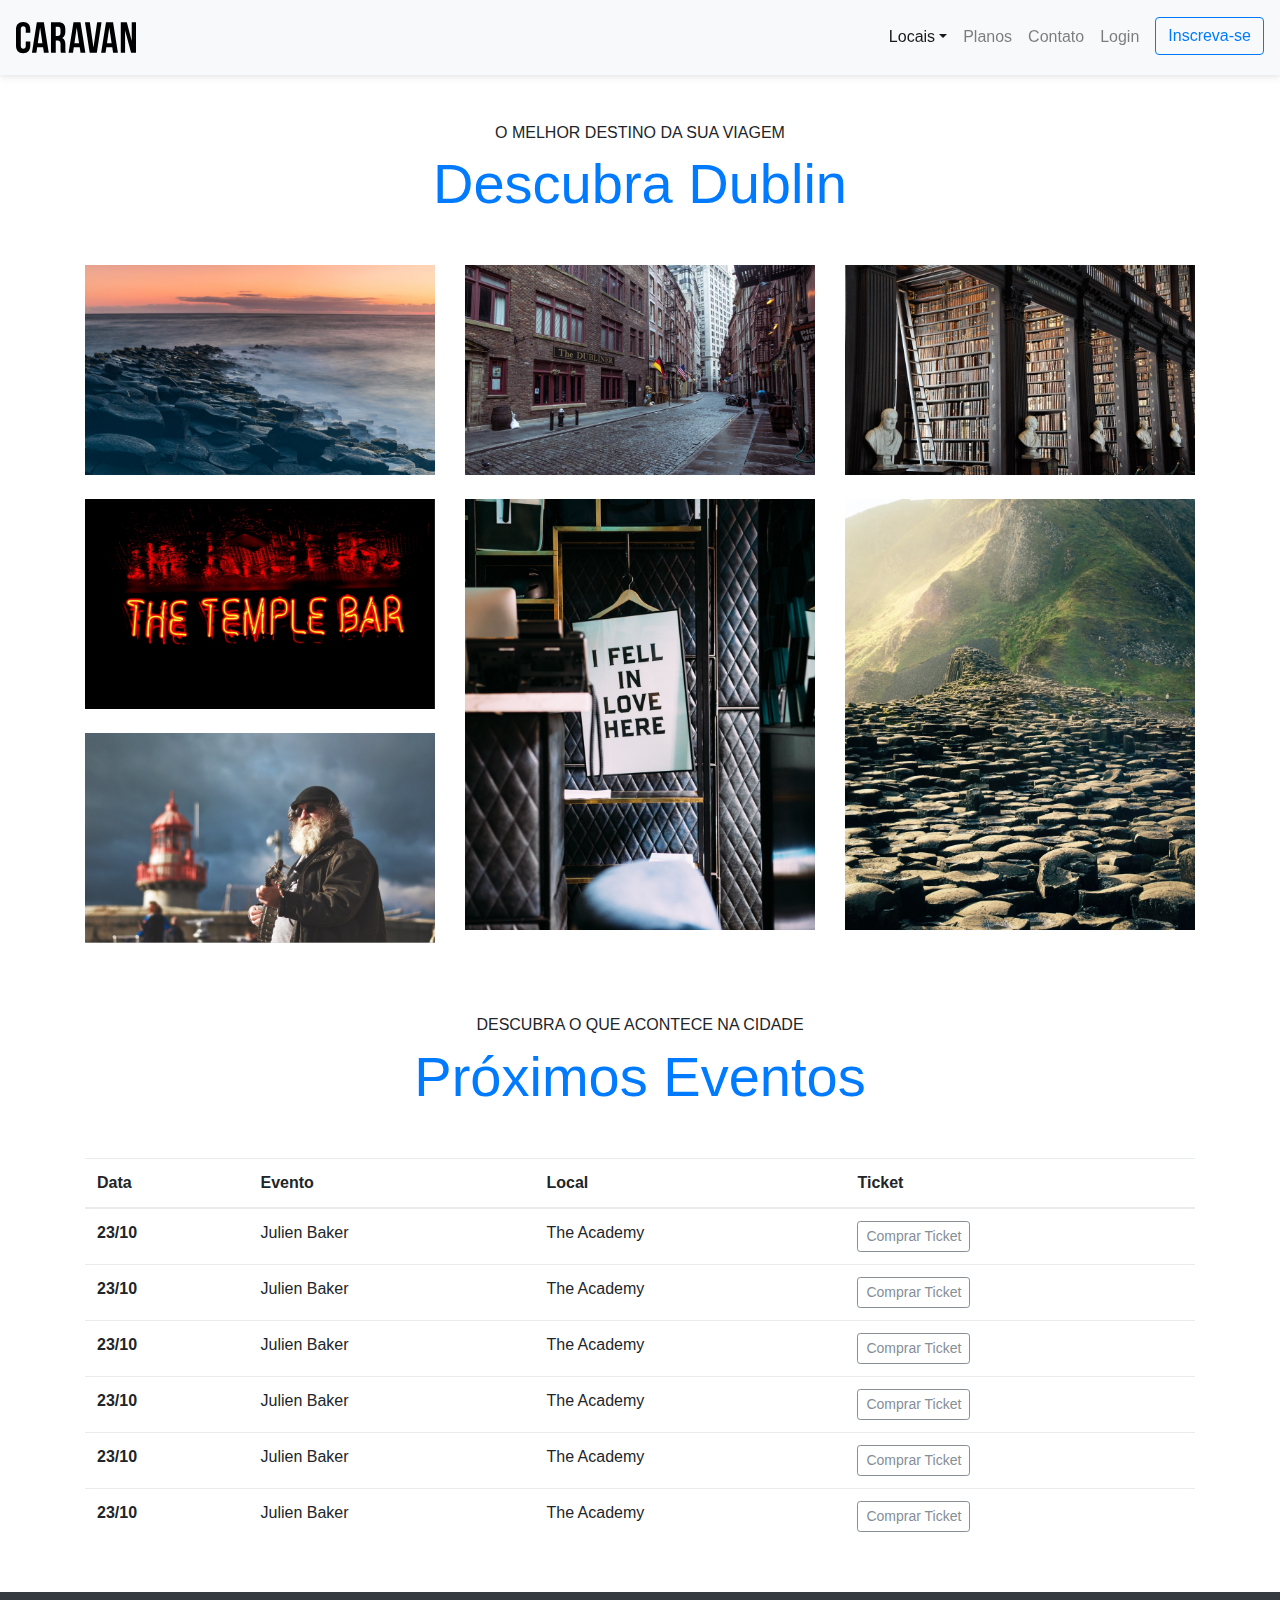
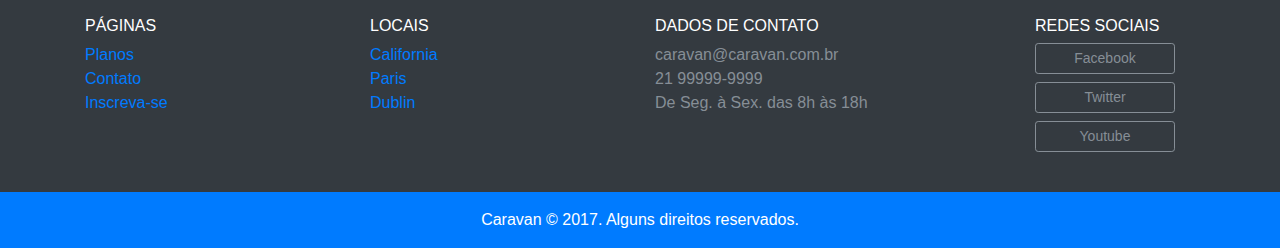
<file: local.html>
<!DOCTYPE html>
<html>

<head>
  <title>Caravan - Local</title>
  <link rel = "shortcut icon" type = "imagem/x-icon" href = "alpha_c_circle_outline_icon_140018.ico"/>
  <meta charset="utf-8">
  <meta name="viewport" content="width=device-width, initial-scale=1, shrink-to-fit=no">

  <link rel="stylesheet" href="css/bootstrap.css">
  <link rel="stylesheet" href="css/style.css">

</head>

<body>
  <!-- Modal -->
  <div class="modal fade" id="modalLogin" tabindex="-1" aria-labelledby="modalLoginTitulo" aria-hidden="true">
    <div class="modal-dialog" role="document">
      <div class="modal-content">
        <div class="modal-header">
          <h5 class="modal-title" id="modalLoginTitulo">Entre na Sua Conta</h5>
          <button type="button" class="close" data-dismiss="modal" aria-label="Close">
            <span aria-hidden="true">&times;</span>
          </button>
        </div>
        <div class="modal-body">
          <form>
            <div class="form-group">
              <label for="loginEmail">Email</label>
              <input type="email" class="form-control" id="loginEmail">
            </div>
            <div class="form-group">
              <label for="loginSenha">Senha</label>
              <input type="password" class="form-control" id="loginSenha">
            </div>
            <button type="submit" class="btn btn-primary">Entrar na Conta</button>
            <small class="form-text text-muted">Esqueceu a senha? <a href="#">Clique aqui.</a></small>
          </form>
        </div>
      </div>
    </div>
  </div>
  <!-- Fechamento do modal-->


  <nav class="navbar navbar-expand-md navbar-light bg-light fixed-top py-3 box-shadow">
    <a href="index.html" class="navbar-brand">
      <img src="img/caravan.svg" alt="Caravan">
    </a>

    <button class="navbar-toggler" type="button" data-toggle="collapse" data-target="#navbarSupportedContent"
      aria-controls="navbarSupportedContent" aria-expanded="false" aria-label="Abrir Navegação">
      <span class="navbar-toggler-icon"></span>
    </button>

    <div class="collapse navbar-collapse" id="navbarSupportedContent">
      <ul class="navbar-nav ml-auto">
        <li class="nav-item dropdown active">
          <a class="nav-link dropdown-toggle" href="#" id="navbarDropdown" role="button" data-toggle="dropdown"
            aria-haspopup="true" aria-expanded="false">Locais</a>
          <div class="dropdown-menu" aria-labelledby="navbarDropdown">
            <a class="dropdown-item" href="local.html">California</a>
            <a class="dropdown-item" href="local.html">Paris</a>
            <a class="dropdown-item" href="local.html">Dublin</a>
          </div>
        </li>
        <li class="nav-item">
          <a class="nav-link" href="planos.html">Planos</a>
        </li>
        <li class="nav-item">
          <a class="nav-link" href="contato.html">Contato</a>
        </li>
        <li class="nav-item">
          <a class="nav-link" href="#" data-toggle="modal" data-target="#modalLogin">
            Login</a>
        </li>
        <li class="nav-item">
          <a class="btn btn-outline-primary ml-md-2" href="inscricao.html">Inscreva-se</a>
        </li>
      </ul>
    </div>
  </nav>


  <section class="container">
    <div class="my-5 text-center">
      <span class="h6 d-block ">O MELHOR DESTINO DA SUA VIAGEM</span>
      <h1 class="display-4 text-primary ">Descubra Dublin</h1>
    </div>
    <div class="row">
      <div class="col-md">
        <img class="img-fluid mb-4" src="img/local/foto-1.jpg" alt="foto-1">
        <img class="img-fluid mb-4" src="img/local/foto-2.jpg" alt="foto-2">
        <img class="img-fluid mb-4" src="img/local/foto-3.jpg" alt="foto-3">
      </div>
      <div class="col-md">
        <img class="img-fluid mb-4" src="img/local/foto-4.jpg" alt="foto-4">
        <img class="img-fluid mb-4" src="img/local/foto-5.jpg" alt="foto-5">
      </div>
      <div class="col-md">
        <img class="img-fluid mb-4" src="img/local/foto-6.jpg" alt="foto-6">
        <img class="img-fluid mb-4" src="img/local/foto-7.jpg" alt="foto-7">
      </div>
    </div>
    </div>
  </section>

  <section class="container">
    <div class="my-5 text-center">
      <span class="h6 d-block ">DESCUBRA O QUE ACONTECE NA CIDADE
      </span>
      <h1 class="display-4 text-primary ">Próximos Eventos</h1>
    </div>

    <table class="table table-hover table-responsive-md">
      <thead>
        <tr>
          <th scope="col">Data</th>
          <th scope="col">Evento</th>
          <th scope="col">Local</th>
          <th scope="col">Ticket</th>
        </tr>
      </thead>
      <tbody>
        <tr>
          <th scope="row">23/10</th>
          <td>Julien Baker</td>
          <td>The Academy</td>
          <td><a href="#" class="btn btn-outline-secondary btn-sm">Comprar Ticket</a></td>
        </tr>
        <tr>
          <th scope="row">23/10</th>
          <td>Julien Baker</td>
          <td>The Academy</td>
          <td><a href="#" class="btn btn-outline-secondary btn-sm">Comprar Ticket</a></td>
        </tr>
        <tr>
          <th scope="row">23/10</th>
          <td>Julien Baker</td>
          <td>The Academy</td>
          <td><a href="#" class="btn btn-outline-secondary btn-sm">Comprar Ticket</a></td>
        </tr>
        <tr>
          <th scope="row">23/10</th>
          <td>Julien Baker</td>
          <td>The Academy</td>
          <td><a href="#" class="btn btn-outline-secondary btn-sm">Comprar Ticket</a></td>
        </tr>
        <tr>
          <th scope="row">23/10</th>
          <td>Julien Baker</td>
          <td>The Academy</td>
          <td><a href="#" class="btn btn-outline-secondary btn-sm">Comprar Ticket</a></td>
        </tr>
        <tr>
          <th scope="row">23/10</th>
          <td>Julien Baker</td>
          <td>The Academy</td>
          <td><a href="#" class="btn btn-outline-secondary btn-sm">Comprar Ticket</a></td>
        </tr>
      </tbody>
    </table>

  </section>




  <footer class="bg-dark text-white mt-5">
    <div class="container py-4">
      <div class="row">
        <div class="col-md-3 col-6">
          <h4 class="h6">PÁGINAS</h4>
          <ul class="list-unstyled">
            <li><a href="planos.html">Planos</a></li>
            <li><a href="contato.html">Contato</a></li>
            <li><a href="incricao.html">Inscreva-se</a></li>
          </ul>
        </div>
        <div class="col-md-3 col-6">
          <h4 class="h6">LOCAIS</h4>
          <ul class="list-unstyled">
            <li>
              <a href="local.html">California</a>
            </li>
            <li>
              <a href="local.html">Paris</a>
            </li>
            <li>
              <a href="local.html">Dublin</a>
            </li>
          </ul>
        </div>
        <div class="col-md-4">
          <h4 class="h6">DADOS DE CONTATO</h4>
          <ul class="list-unstyled text-secondary">
            <li>caravan@caravan.com.br</li>
            <li>21 99999-9999</li>
            <li>De Seg. à Sex. das 8h às 18h</li>
          </ul>
        </div>
        <div class="col-md-2">
          <h4 class="h6">REDES SOCIAIS</h4>
          <ul class="list-unstyled">
            <li><a class="btn btn-outline-secondary btn-sm btn-block mb-2" href="#"
                style="max-width: 140px">Facebook</a></li>
            <li><a class="btn btn-outline-secondary btn-sm btn-block mb-2" href="#" style="max-width: 140px">Twitter</a>
            </li>
            <li><a class="btn btn-outline-secondary btn-sm btn-block mb-2" href="#" style="max-width: 140px">Youtube</a>
            </li>
          </ul>
        </div>
      </div>
    </div>
    <div class="bg-primary text-center py-3">
      <p class="mb-0">Caravan © 2017. Alguns direitos reservados.</p>
    </div>
  </footer>



  <script type="text/javascript" src="js/jquery-3.2.1.slim.min.js"></script>
  <script type="text/javascript" src="js/popper.min.js"></script>
  <script type="text/javascript" src="js/bootstrap.js"></script>
  <script type="text/javascript" src="js/app.js"></script>
</body>

</html>
</file>
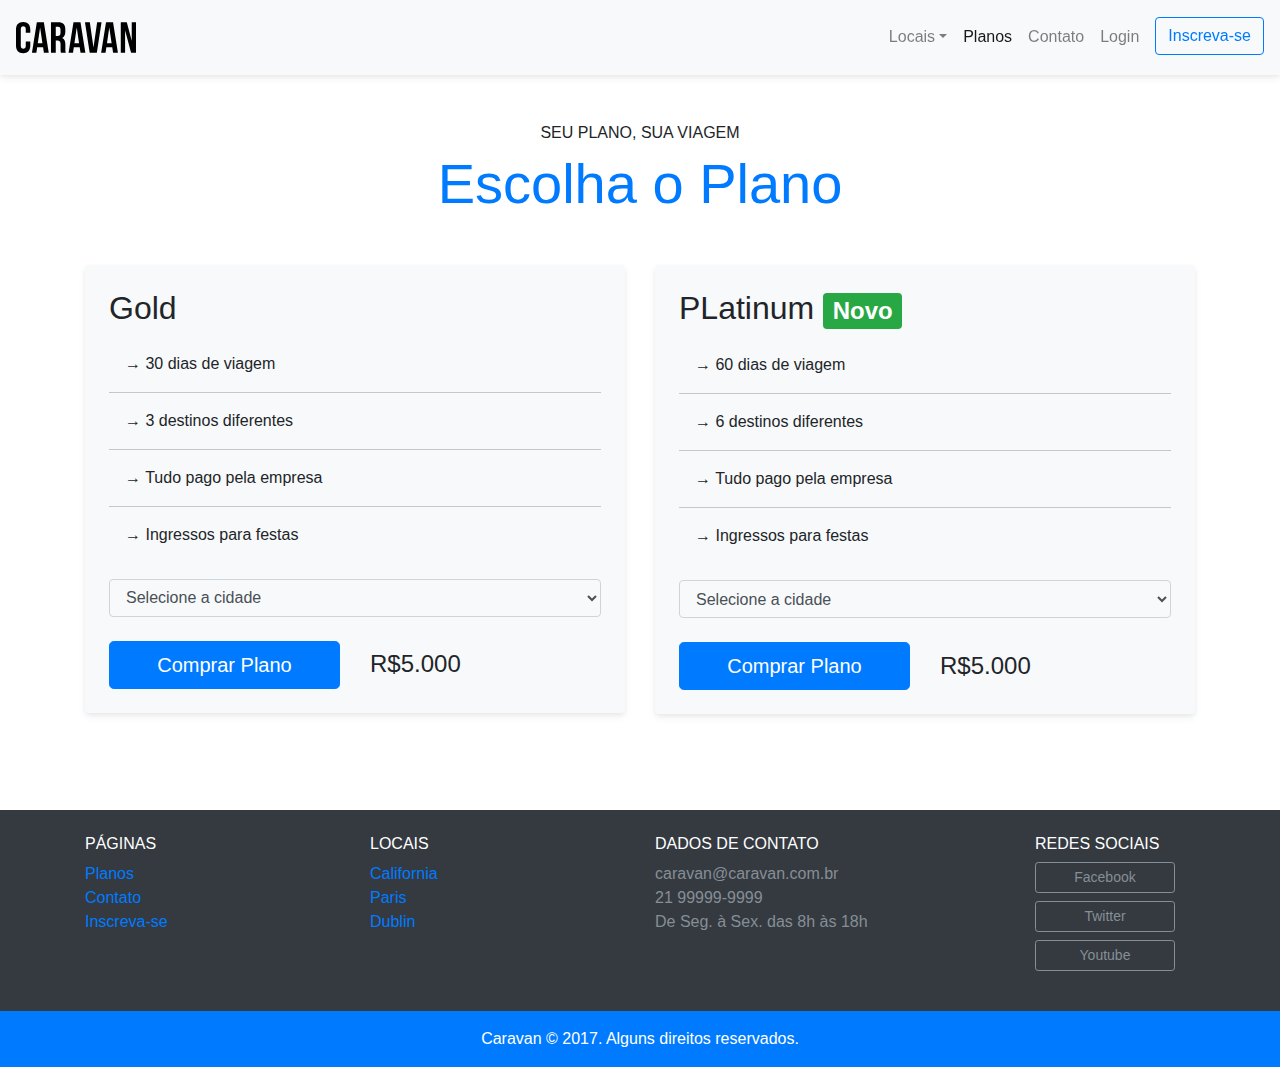
<file: planos.html>
<!DOCTYPE html>
<html>

<head>
  <title>Caravan - Planos</title>
  <link rel = "shortcut icon" type = "imagem/x-icon" href = "alpha_c_circle_outline_icon_140018.ico"/>
  <meta charset="utf-8">
  <meta name="viewport" content="width=device-width, initial-scale=1, shrink-to-fit=no">

  <link rel="stylesheet" href="css/bootstrap.css">
  <link rel="stylesheet" href="css/style.css">

</head>

<body>
  <!-- Modal -->
  <div class="modal fade" id="modalLogin" tabindex="-1" aria-labelledby="modalLoginTitulo" aria-hidden="true">
    <div class="modal-dialog" role="document">
      <div class="modal-content">
        <div class="modal-header">
          <h5 class="modal-title" id="modalLoginTitulo">Entre na Sua Conta</h5>
          <button type="button" class="close" data-dismiss="modal" aria-label="Close">
            <span aria-hidden="true">&times;</span>
          </button>
        </div>
        <div class="modal-body">
          <form>
            <div class="form-group">
              <label for="loginEmail">Email</label>
              <input type="email" class="form-control" id="loginEmail">
            </div>
            <div class="form-group">
              <label for="loginSenha">Senha</label>
              <input type="password" class="form-control" id="loginSenha">
            </div>
            <button type="submit" class="btn btn-primary">Entrar na Conta</button>
            <small class="form-text text-muted">Esqueceu a senha? <a href="#">Clique aqui.</a></small>
          </form>
        </div>
      </div>
    </div>
  </div>
  <!-- Fechamento do modal-->


  <nav class="navbar navbar-expand-md navbar-light bg-light fixed-top py-3 box-shadow">
    <a href="index.html" class="navbar-brand">
      <img src="img/caravan.svg" alt="Caravan">
    </a>

    <button class="navbar-toggler" type="button" data-toggle="collapse" data-target="#navbarSupportedContent"
      aria-controls="navbarSupportedContent" aria-expanded="false" aria-label="Abrir Navegação">
      <span class="navbar-toggler-icon"></span>
    </button>

    <div class="collapse navbar-collapse" id="navbarSupportedContent">
      <ul class="navbar-nav ml-auto">
        <li class="nav-item dropdown">
          <a class="nav-link dropdown-toggle" href="#" id="navbarDropdown" role="button" data-toggle="dropdown"
            aria-haspopup="true" aria-expanded="false">Locais</a>
          <div class="dropdown-menu" aria-labelledby="navbarDropdown">
            <a class="dropdown-item" href="local.html">California</a>
            <a class="dropdown-item" href="local.html">Paris</a>
            <a class="dropdown-item" href="local.html">Dublin</a>
          </div>
        </li>
        <li class="nav-item">
          <a class="nav-link active" href="planos.html">Planos</a>
        </li>
        <li class="nav-item">
          <a class="nav-link" href="contato.html">Contato</a>
        </li>
        <li class="nav-item">
          <a class="nav-link" href="#" data-toggle="modal" data-target="#modalLogin">
            Login</a>
        </li>
        <li class="nav-item">
          <a class="btn btn-outline-primary ml-md-2" href="inscricao.html">Inscreva-se</a>
        </li>
      </ul>
    </div>
  </nav>

  <!-- Fecha navegação-->

  <section class="container">
    <div class="my-5 text-center">
      <span class="h6 d-block ">SEU PLANO, SUA VIAGEM</span>
      <h1 class="display-4 text-primary ">Escolha o Plano</h1>
    </div>
    <div class="row">
      <div class="col-md mb-5">
        <div class="bg-light rounded p-4 box-shadow">
          <h2>Gold</h2>
          <ul class="list-unstyled lista-plano">
            <li><span data-toggle="tooltip" data-placement="top" title="Isso mesmo, são 30 dias totais durante a viagem.">→ 30 dias de viagem</span> </li>
            <li>→ 3 destinos diferentes</li>
            <li>→ Tudo pago pela empresa</li>
            <li>→ Ingressos para festas</li>
          </ul>
          <form class="form-group">
            <select class="form-control bg-light" id="inputCidade">
              <option value="">Selecione a cidade</option>
              <option>California</option>
              <option>Paris</option>
              <option>Dublin</option>
            </select>
          </form>
          <div class="row mt-4 align-items-center">
            <div class="col">
              <a href="inscricao.html" class="btn btn-primary btn-lg btn-block">Comprar Plano</a>
            </div>
            <div class="col">
              <span class="h4">R$5.000</span>
            </div>
          </div>
        </div>
      </div>
      <div class="col-md mb-5">
        <div class="bg-light rounded p-4 box-shadow">
          <h2>PLatinum <span class="badge badge-success">Novo</span>
          </h2>
          <ul class="list-unstyled lista-plano">
            <li>→ 60 dias de viagem</li>
            <li>→ 6 destinos diferentes</li>
            <li>→ Tudo pago pela empresa</li>
            <li>→ Ingressos para festas</li>
          </ul>
          <form class="form-group">
            <select class="form-control bg-light" id="inputCidade">
              <option value="">Selecione a cidade</option>
              <option>California</option>
              <option>Paris</option>
              <option>Dublin</option>
            </select>
          </form>
          <div class="row mt-4 align-items-center">
            <div class="col">
              <a href="inscricao.html" class="btn btn-primary btn-lg btn-block">Comprar Plano</a>
            </div>
            <div class="col">
              <span class="h4">R$5.000</span>
            </div>
          </div>
        </div>
      </div>
    </div>

    </div>
    </div>
  </section>

  <!-- Footer-->

  <footer class="bg-dark text-white mt-5">
    <div class="container py-4">
      <div class="row">
        <div class="col-md-3 col-6">
          <h4 class="h6">PÁGINAS</h4>
          <ul class="list-unstyled">
            <li><a href="planos.html">Planos</a></li>
            <li><a href="contato.html">Contato</a></li>
            <li><a href="incricao.html">Inscreva-se</a></li>
          </ul>
        </div>
        <div class="col-md-3 col-6">
          <h4 class="h6">LOCAIS</h4>
          <ul class="list-unstyled">
            <li>
              <a href="local.html">California</a>
            </li>
            <li>
              <a href="local.html">Paris</a>
            </li>
            <li>
              <a href="local.html">Dublin</a>
            </li>
          </ul>
        </div>
        <div class="col-md-4">
          <h4 class="h6">DADOS DE CONTATO</h4>
          <ul class="list-unstyled text-secondary">
            <li>caravan@caravan.com.br</li>
            <li>21 99999-9999</li>
            <li>De Seg. à Sex. das 8h às 18h</li>
          </ul>
        </div>
        <div class="col-md-2">
          <h4 class="h6">REDES SOCIAIS</h4>
          <ul class="list-unstyled">
            <li><a class="btn btn-outline-secondary btn-sm btn-block mb-2" href="#"
                style="max-width: 140px">Facebook</a></li>
            <li><a class="btn btn-outline-secondary btn-sm btn-block mb-2" href="#" style="max-width: 140px">Twitter</a>
            </li>
            <li><a class="btn btn-outline-secondary btn-sm btn-block mb-2" href="#" style="max-width: 140px">Youtube</a>
            </li>
          </ul>
        </div>
      </div>
    </div>
    <div class="bg-primary text-center py-3">
      <p class="mb-0">Caravan © 2017. Alguns direitos reservados.</p>
    </div>
  </footer>



  <script type="text/javascript" src="js/jquery-3.2.1.slim.min.js"></script>
  <script type="text/javascript" src="js/popper.min.js"></script>
  <script type="text/javascript" src="js/bootstrap.js"></script>
  <script type="text/javascript" src="js/app.js"></script>
</body>

</html>
</file>
<file: css/style.css>
body {
  padding-top: 75px;
}

.box-shadow {
  box-shadow: 0 2px 4px 0 rgba(0, 0, 0, 0.05), 0 4px 8px 0 rgba(0, 0, 0, 0.05);
}
.icone {
  height: 100px;
}
#home-quote {
  background: url(/img/bg-quote.jpg) center center;
  background-size: cover;
}
@media (max-width: 767px) {
  #home-quote .display-4 {
    font-size: 2.5rem;
  }
  body {
    padding: 0px;
  }
  .fixed-top {
    position: relative;
  }
}
.lista-plano li + li {
  border-top: 1px solid rgba(0, 0, 0, 0.2);
}

.lista-plano li {
  padding: 1rem;
}
</file>
